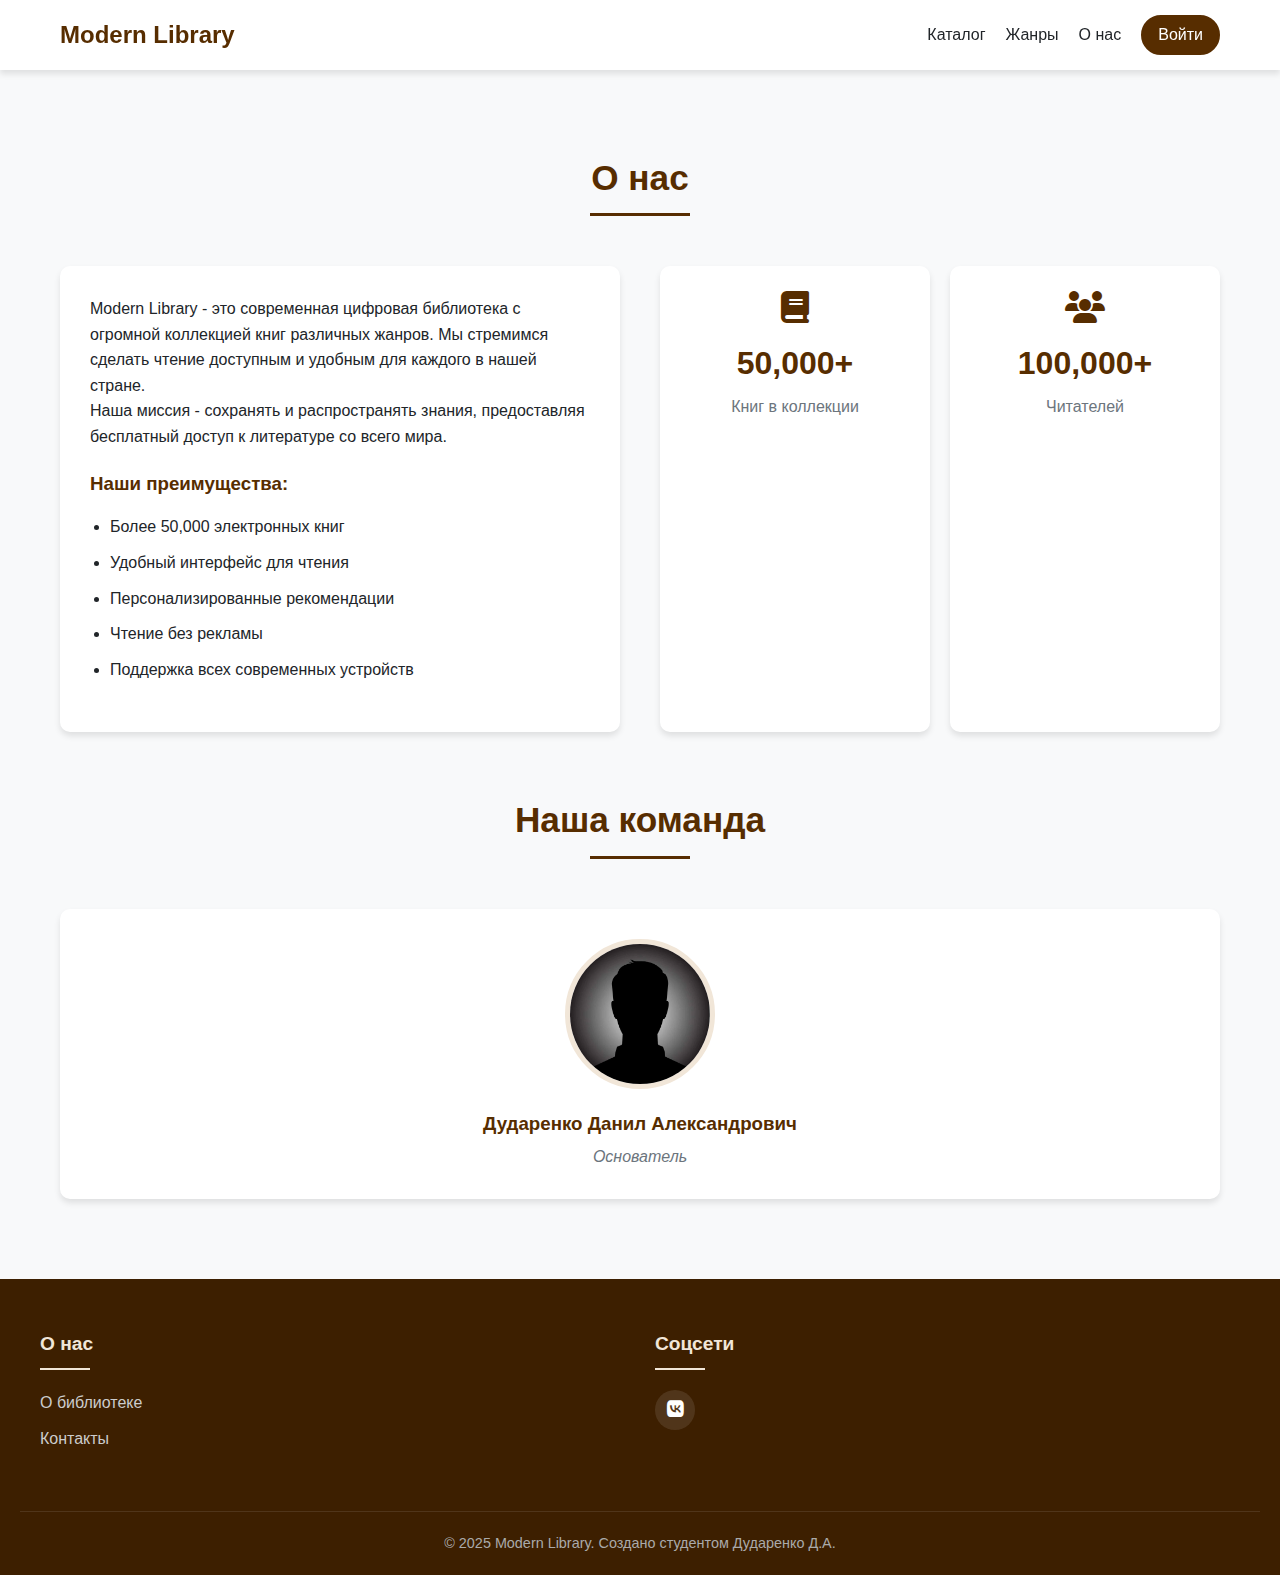
<file: pages/about.html>
<!DOCTYPE html>
<html lang="ru">
<head>
    <meta charset="UTF-8">
    <meta name="viewport" content="width=device-width, initial-scale=1.0">
    <title>Modern Library | О нас</title>
    <link rel="stylesheet" href="https://cdnjs.cloudflare.com/ajax/libs/font-awesome/6.4.0/css/all.min.css">
    <link rel="stylesheet" href="../css/style.css">
</head>
<body>
        <header>
        <div class="header-inner">
            <div class="logo">
                <a href="../index.html">Modern Library</a>
            </div>
            <nav>
                <a href="catalog.html">Каталог</a>
                <a href="genres.html">Жанры</a>
                <a href="about.html">О нас</a>
                <a href="auth.html" class="button">Войти</a>
            </nav>
            <div class="mobile-menu-btn">
                <i class="fas fa-bars"></i>
            </div>
        </div>
    </header>

    <main class="about-page">
        <section class="about-section">
            <div class="section-title">
                <h2>О нас</h2>
            </div>
            <div class="about-content">
                <div class="about-text">
                    <p>Modern Library - это современная цифровая библиотека с огромной коллекцией книг различных жанров. Мы стремимся сделать чтение доступным и удобным для каждого в нашей стране.</p>
                    <p>Наша миссия - сохранять и распространять знания, предоставляя бесплатный доступ к литературе со всего мира.</p>
                    <h3>Наши преимущества:</h3>
                    <ul>
                        <li>Более 50,000 электронных книг</li>
                        <li>Удобный интерфейс для чтения</li>
                        <li>Персонализированные рекомендации</li>
                        <li>Чтение без рекламы</li>
                        <li>Поддержка всех современных устройств</li>
                    </ul>
                </div>
                <div class="about-stats">
                    <div class="stat-card">
                        <i class="fas fa-book"></i>
                        <h3>50,000+</h3>
                        <p>Книг в коллекции</p>
                    </div>
                    <div class="stat-card">
                        <i class="fas fa-users"></i>
                        <h3>100,000+</h3>
                        <p>Читателей</p>
                    </div>
                </div>
            </div>
        </section>

        <section class="team-section">
            <div class="section-title">
                <h2>Наша команда</h2>
            </div>
            <div class="team-grid">
                <div class="team-card">
                    <div class="team-photo">
                        <img src="../img/ava.webp" alt="Команда">
                    </div>
                    <h3>Дударенко Данил Александрович</h3>
                    <p>Основатель</p>
                </div>
            </div>
        </section>
    </main>

    <footer>
        <div class="footer-inner">
            <div class="footer-column">
                <h3>О нас</h3>
                <ul>
                    <li><a href="about.html">О библиотеке</a></li>
                    <li><a href="https://vk.com/duda_dada">Контакты</a></li>
                </ul>
            </div>
            <div class="footer-column">
                <h3>Соцсети</h3>
                <div class="social-links">
                    <a href="https://vk.com/duda_dada" target="_blank" rel="noopener noreferrer">
                        <i class="fab fa-vk"></i>
                    </a>
                </div>
            </div>
        </div>
        <div class="copyright">
            <p>&copy; 2025 Modern Library. Создано студентом Дударенко Д.А.</p>
        </div>
    </footer>

    <script src="../js/script.js"></script>
</body>
</html>
</file>
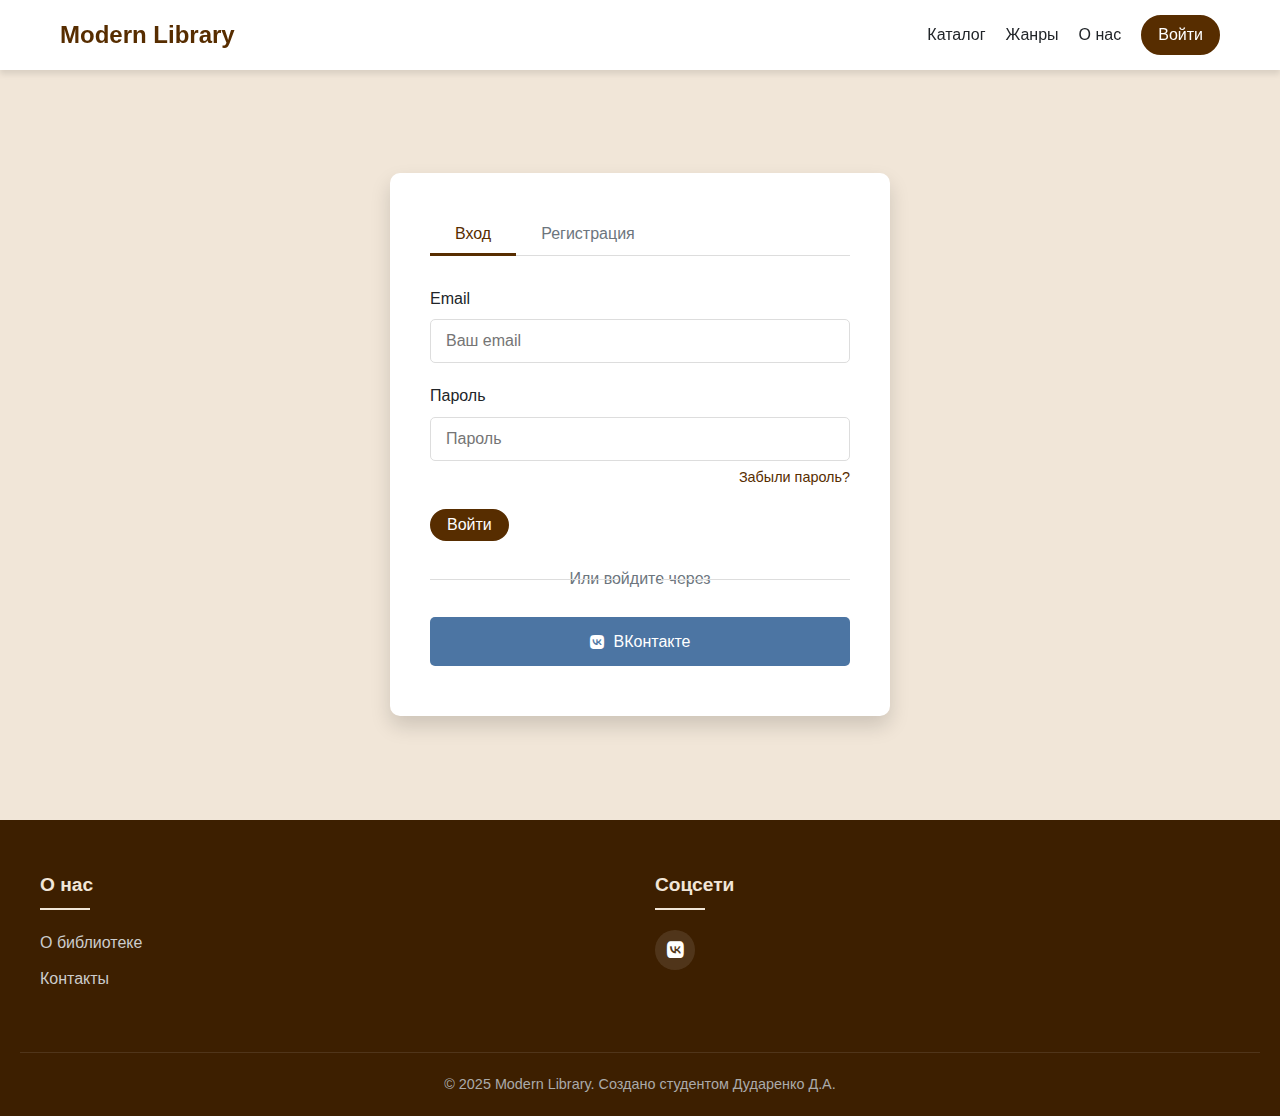
<file: pages/auth.html>
<!DOCTYPE html>
<html lang="ru">
<head>
    <meta charset="UTF-8">
    <meta name="viewport" content="width=device-width, initial-scale=1.0">
    <title>Modern Library | Вход и регистрация</title>
    <link rel="stylesheet" href="https://cdnjs.cloudflare.com/ajax/libs/font-awesome/6.4.0/css/all.min.css">
    <link rel="stylesheet" href="../css/style.css">
</head>
<body>
        <header>
        <div class="header-inner">
            <div class="logo">
                <a href="../index.html">Modern Library</a>
            </div>
            <nav>
                <a href="catalog.html">Каталог</a>
                <a href="genres.html">Жанры</a>
                <a href="about.html">О нас</a>
                <a href="auth.html" class="button">Войти</a>
            </nav>
            <div class="mobile-menu-btn">
                <i class="fas fa-bars"></i>
            </div>
        </div>
    </header>

    <main class="auth-page">
        <div class="auth-container">
            <div class="auth-tabs">
                <button class="tab-btn active" data-tab="login">Вход</button>
                <button class="tab-btn" data-tab="register">Регистрация</button>
            </div>

            <div id="login" class="tab-content active">
                <form id="login-form">
                    <div class="form-group">
                        <label for="login-email">Email</label>
                        <input type="email" id="login-email" placeholder="Ваш email" required>
                    </div>
                    <div class="form-group">
                        <label for="login-password">Пароль</label>
                        <input type="password" id="login-password" placeholder="Пароль" required>
                        <a href="#" class="forgot-password">Забыли пароль?</a>
                    </div>
                    <button type="submit" class="button">Войти</button>
                </form>
                <div class="social-login">
                    <p class="divider">Или войдите через</p>
                    <div class="social-buttons">
                        <a href="#" class="social-btn vk"><i class="fab fa-vk"></i> ВКонтакте</a>
                    </div>
                </div>
            </div>

            <div id="register" class="tab-content">
                <form id="register-form">
                    <div class="form-group">
                        <label for="register-name">Имя</label>
                        <input type="text" id="register-name" placeholder="Ваше имя" required>
                    </div>
                    <div class="form-group">
                        <label for="register-email">Email</label>
                        <input type="email" id="register-email" placeholder="Email" required>
                    </div>
                    <div class="form-group">
                        <label for="register-password">Пароль</label>
                        <input type="password" id="register-password" placeholder="Пароль" required>
                    </div>
                    <div class="form-group">
                        <label for="register-confirm">Подтвердите пароль</label>
                        <input type="password" id="register-confirm" placeholder="Повторите пароль" required>
                    </div>
                    <button type="submit" class="button">Зарегистрироваться</button>
                </form>
            </div>
        </div>
    </main>

    <footer>
        <div class="footer-inner">
            <div class="footer-column">
                <h3>О нас</h3>
                <ul>
                    <li><a href="about.html">О библиотеке</a></li>
                    <li><a href="https://vk.com/duda_dada">Контакты</a></li>
                </ul>
            </div>
            <div class="footer-column">
                <h3>Соцсети</h3>
                <div class="social-links">
                    <a href="https://vk.com/duda_dada" target="_blank" rel="noopener noreferrer">
                        <i class="fab fa-vk"></i>
                    </a>
                </div>
            </div>
        </div>
        <div class="copyright">
            <p>&copy; 2025 Modern Library. Создано студентом Дударенко Д.А.</p>
        </div>
    </footer>

    <script src="../js/auth.js"></script>
</body>
</html>
</file>
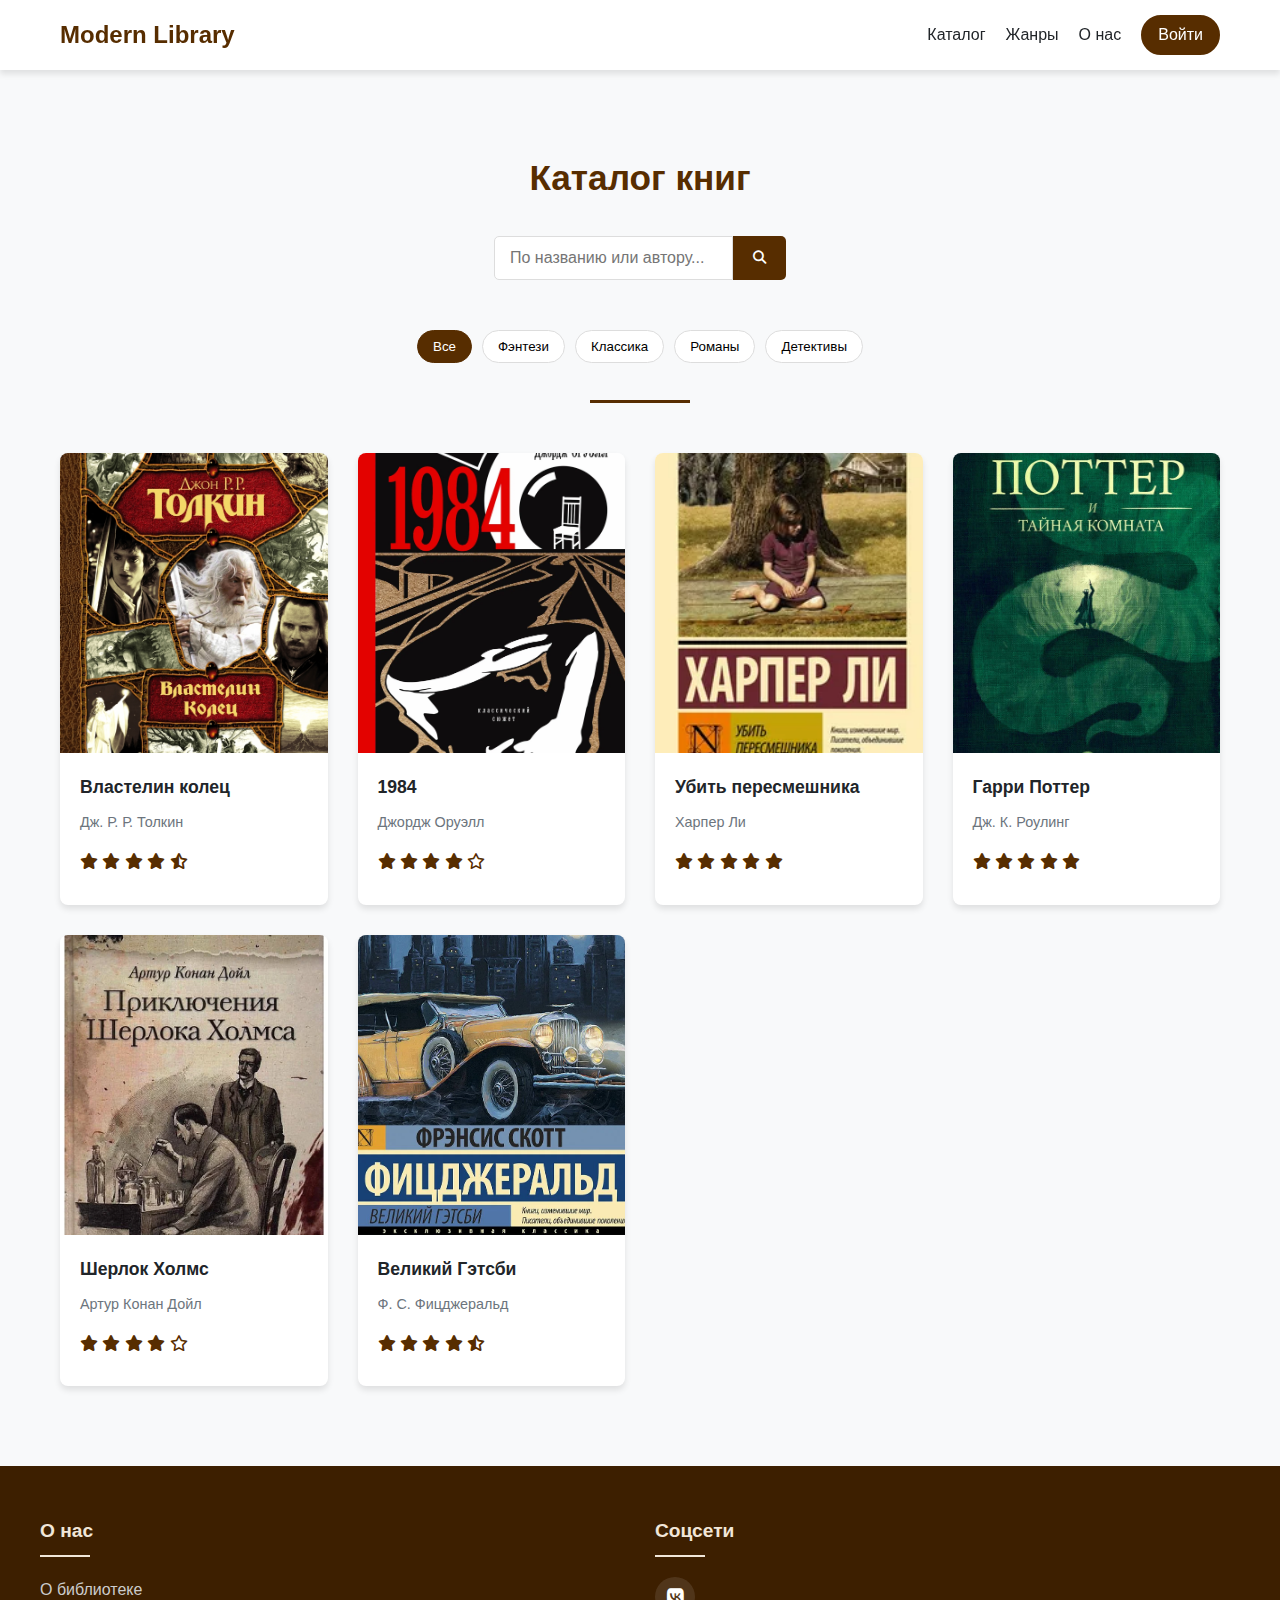
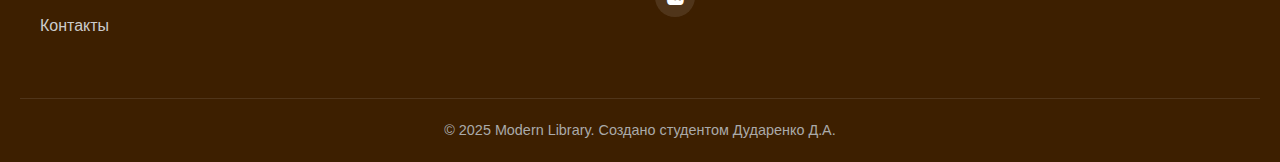
<file: pages/catalog.html>
<!DOCTYPE html>
<html lang="ru">
<head>
    <meta charset="UTF-8">
    <meta name="viewport" content="width=device-width, initial-scale=1.0">
    <title>Modern Library | Каталог</title>
    <link rel="stylesheet" href="https://cdnjs.cloudflare.com/ajax/libs/font-awesome/6.4.0/css/all.min.css">
    <link rel="stylesheet" href="../css/style.css">
</head>
<body>
        <header>
        <div class="header-inner">
            <div class="logo">
                <a href="../index.html">Modern Library</a>
            </div>
            <nav>
                <a href="catalog.html">Каталог</a>
                <a href="genres.html">Жанры</a>
                <a href="about.html">О нас</a>
                <a href="auth.html" class="button">Войти</a>
            </nav>
            <div class="mobile-menu-btn">
                <i class="fas fa-bars"></i>
            </div>
        </div>
    </header>

    <main class="catalog-page">
        <section class="featured-books">
            <div class="section-title">
                <h2>Каталог книг</h2>
                <div class="search-bar">
                    <input type="text" placeholder="По названию или автору...">
                    <button><i class="fas fa-search"></i></button>
                </div>
                <div class="filter-buttons">
                    <button class="filter-btn active" data-filter="all">Все</button>
                    <button class="filter-btn" data-filter="fantasy">Фэнтези</button>
                    <button class="filter-btn" data-filter="classic">Классика</button>
                    <button class="filter-btn" data-filter="novel">Романы</button>
                    <button class="filter-btn" data-filter="detective">Детективы</button>
                </div>
            </div>
            <div class="book-grid">
                <div class="book-card" data-category="fantasy">
                    <div class="book-cover">
                        <img src="../img/Кольца.webp" alt="Властелин колец">
                        <div class="book-overlay">
                            <a href="#" class="button">Читать</a>
                            <a href="#" class="button secondary">Подробнее</a>
                        </div>
                    </div>
                    <div class="book-info">
                        <h3>Властелин колец</h3>
                        <p>Дж. Р. Р. Толкин</p>
                        <div class="rating">
                            <i class="fas fa-star"></i>
                            <i class="fas fa-star"></i>
                            <i class="fas fa-star"></i>
                            <i class="fas fa-star"></i>
                            <i class="fas fa-star-half-alt"></i>
                        </div>
                    </div>
                </div>
                <div class="book-card" data-category="classic">
                    <div class="book-cover">
                        <img src="../img/1984.webp" alt="1984">
                        <div class="book-overlay">
                            <a href="#" class="button">Читать</a>
                            <a href="#" class="button secondary">Подробнее</a>
                        </div>
                    </div>
                    <div class="book-info">
                        <h3>1984</h3>
                        <p>Джордж Оруэлл</p>
                        <div class="rating">
                            <i class="fas fa-star"></i>
                            <i class="fas fa-star"></i>
                            <i class="fas fa-star"></i>
                            <i class="fas fa-star"></i>
                            <i class="far fa-star"></i>
                        </div>
                    </div>
                </div>
                <div class="book-card" data-category="classic">
                    <div class="book-cover">
                        <img src="../img/Убить пересмешника.webp" alt="Убить пересмешника">
                        <div class="book-overlay">
                            <a href="#" class="button">Читать</a>
                            <a href="#" class="button secondary">Подробнее</a>
                        </div>
                    </div>
                    <div class="book-info">
                        <h3>Убить пересмешника</h3>
                        <p>Харпер Ли</p>
                        <div class="rating">
                            <i class="fas fa-star"></i>
                            <i class="fas fa-star"></i>
                            <i class="fas fa-star"></i>
                            <i class="fas fa-star"></i>
                            <i class="fas fa-star"></i>
                        </div>
                    </div>
                </div>
                <div class="book-card" data-category="fantasy">
                    <div class="book-cover">
                        <img src="../img/Гарри Поттер и Тайная комната.webp" alt="Гарри Поттер">
                        <div class="book-overlay">
                            <a href="#" class="button">Читать</a>
                            <a href="#" class="button secondary">Подробнее</a>
                        </div>
                    </div>
                    <div class="book-info">
                        <h3>Гарри Поттер</h3>
                        <p>Дж. К. Роулинг</p>
                        <div class="rating">
                            <i class="fas fa-star"></i>
                            <i class="fas fa-star"></i>
                            <i class="fas fa-star"></i>
                            <i class="fas fa-star"></i>
                            <i class="fas fa-star"></i>
                        </div>
                    </div>
                </div>
                <div class="book-card" data-category="detective">
                    <div class="book-cover">
                        <img src="../img/Шерлок.webp" alt="Шерлок Холмс">
                        <div class="book-overlay">
                            <a href="#" class="button">Читать</a>
                            <a href="#" class="button secondary">Подробнее</a>
                        </div>
                    </div>
                    <div class="book-info">
                        <h3>Шерлок Холмс</h3>
                        <p>Артур Конан Дойл</p>
                        <div class="rating">
                            <i class="fas fa-star"></i>
                            <i class="fas fa-star"></i>
                            <i class="fas fa-star"></i>
                            <i class="fas fa-star"></i>
                            <i class="far fa-star"></i>
                        </div>
                    </div>
                </div>
                <div class="book-card" data-category="novel">
                    <div class="book-cover">
                        <img src="../img/Великий Гэтсби.webp" alt="Великий Гэтсби">
                        <div class="book-overlay">
                            <a href="#" class="button">Читать</a>
                            <a href="#" class="button secondary">Подробнее</a>
                        </div>
                    </div>
                    <div class="book-info">
                        <h3>Великий Гэтсби</h3>
                        <p>Ф. С. Фицджеральд</p>
                        <div class="rating">
                            <i class="fas fa-star"></i>
                            <i class="fas fa-star"></i>
                            <i class="fas fa-star"></i>
                            <i class="fas fa-star"></i>
                            <i class="fas fa-star-half-alt"></i>
                        </div>
                    </div>
                </div>
            </div>
        </section>
    </main>

    <footer>
        <div class="footer-inner">
            <div class="footer-column">
                <h3>О нас</h3>
                <ul>
                    <li><a href="about.html">О библиотеке</a></li>
                    <li><a href="about.html">Контакты</a></li>
                </ul>
            </div>
            <div class="footer-column">
                <h3>Соцсети</h3>
                <div class="social-links">
                    <a href="#"><i class="fab fa-vk"></i></a>
                </div>
            </div>
        </div>
        <div class="copyright">
            <p>&copy; 2025 Modern Library. Создано студентом Дударенко Д.А.</p>
        </div>
    </footer>

    <script src="../js/script.js"></script>
</body>
</html>
</file>
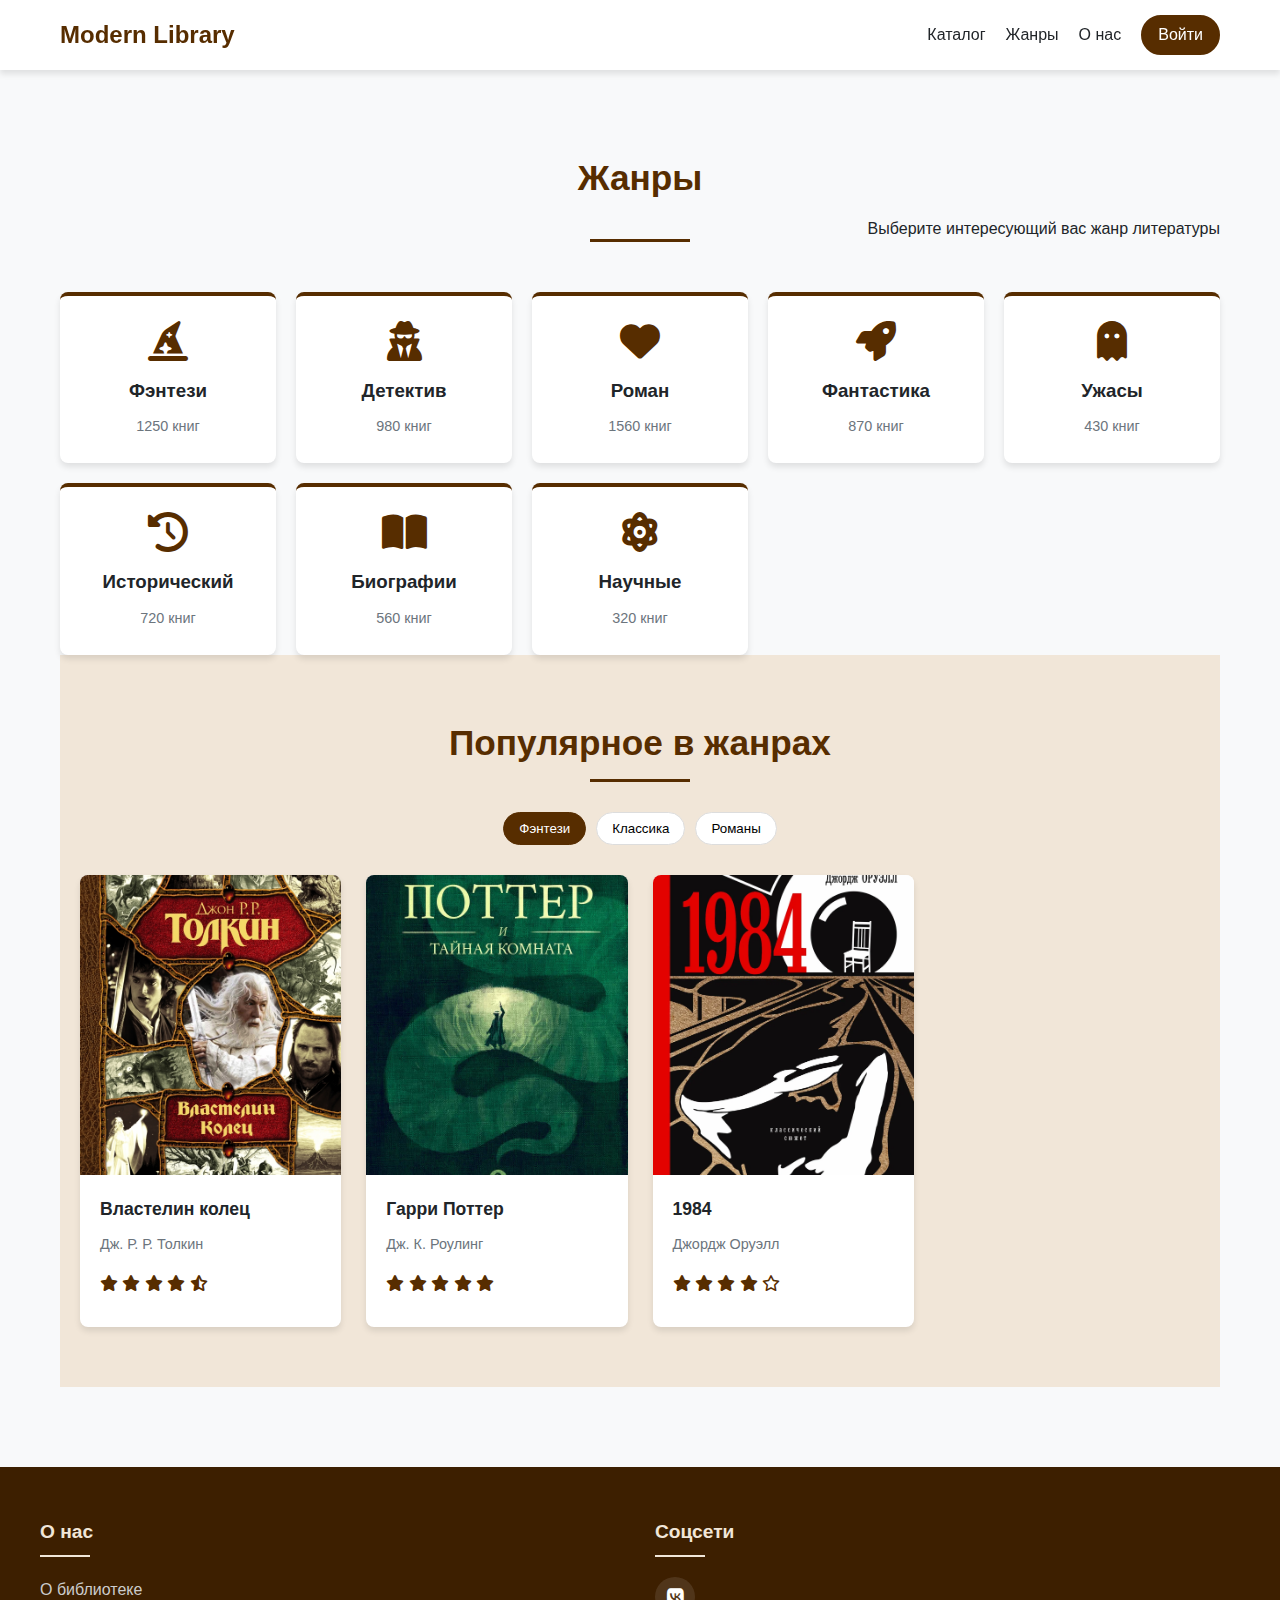
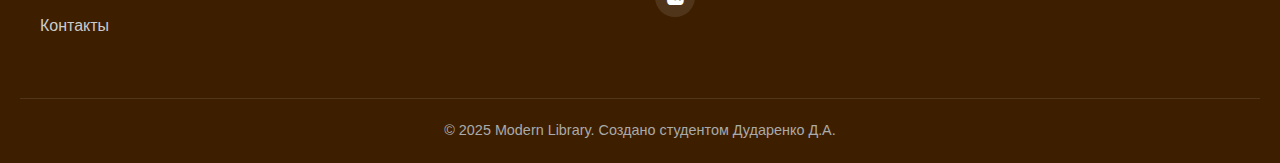
<file: pages/genres.html>
<!DOCTYPE html>
<html lang="ru">
<head>
    <meta charset="UTF-8">
    <meta name="viewport" content="width=device-width, initial-scale=1.0">
    <title>Modern Library | Жанры</title>
    <link rel="stylesheet" href="https://cdnjs.cloudflare.com/ajax/libs/font-awesome/6.4.0/css/all.min.css">
    <link rel="stylesheet" href="../css/style.css">
</head>
<body>
    <header>
        <div class="header-inner">
            <div class="logo">
                <a href="../index.html">Modern Library</a>
            </div>
            <nav>
                <a href="catalog.html">Каталог</a>
                <a href="genres.html">Жанры</a>
                <a href="about.html">О нас</a>
                <a href="auth.html" class="button">Войти</a>
            </nav>
            <div class="mobile-menu-btn">
                <i class="fas fa-bars"></i>
            </div>
        </div>
    </header>

    <main class="genres-page">
        <section class="genres">
            <div class="section-title">
                <h2>Жанры</h2>
                <p>Выберите интересующий вас жанр литературы</p>
            </div>
            <div class="genre-grid">
                <a href="catalog.html?genre=fantasy" class="genre-card">
                    <i class="fas fa-hat-wizard"></i>
                    <h3>Фэнтези</h3>
                    <p>1250 книг</p>
                </a>
                <a href="catalog.html?genre=detective" class="genre-card">
                    <i class="fas fa-user-secret"></i>
                    <h3>Детектив</h3>
                    <p>980 книг</p>
                </a>
                <a href="catalog.html?genre=novel" class="genre-card">
                    <i class="fas fa-heart"></i>
                    <h3>Роман</h3>
                    <p>1560 книг</p>
                </a>
                <a href="catalog.html?genre=sci-fi" class="genre-card">
                    <i class="fas fa-rocket"></i>
                    <h3>Фантастика</h3>
                    <p>870 книг</p>
                </a>
                <a href="catalog.html?genre=horror" class="genre-card">
                    <i class="fas fa-ghost"></i>
                    <h3>Ужасы</h3>
                    <p>430 книг</p>
                </a>
                <a href="catalog.html?genre=history" class="genre-card">
                    <i class="fas fa-history"></i>
                    <h3>Исторический</h3>
                    <p>720 книг</p>
                </a>
                <a href="catalog.html?genre=biography" class="genre-card">
                    <i class="fas fa-book-open"></i>
                    <h3>Биографии</h3>
                    <p>560 книг</p>
                </a>
                <a href="catalog.html?genre=science" class="genre-card">
                    <i class="fas fa-atom"></i>
                    <h3>Научные</h3>
                    <p>320 книг</p>
                </a>
            </div>
        </section>

        <section class="popular-genres">
            <div class="section-title">
                <h2>Популярное в жанрах</h2>
            </div>
            <div class="filter-buttons">
                <button class="filter-btn active" data-filter="fantasy">Фэнтези</button>
                <button class="filter-btn" data-filter="classic">Классика</button>
                <button class="filter-btn" data-filter="novel">Романы</button>
            </div>
            <div class="book-grid">
                <div class="book-card" data-category="fantasy">
                    <div class="book-cover">
                        <img src="../img/Кольца.webp" alt="Властелин колец">
                        <div class="book-overlay">
                            <a href="#" class="button">Читать</a>
                            <a href="#" class="button secondary">Подробнее</a>
                        </div>
                    </div>
                    <div class="book-info">
                        <h3>Властелин колец</h3>
                        <p>Дж. Р. Р. Толкин</p>
                        <div class="rating">
                            <i class="fas fa-star"></i>
                            <i class="fas fa-star"></i>
                            <i class="fas fa-star"></i>
                            <i class="fas fa-star"></i>
                            <i class="fas fa-star-half-alt"></i>
                        </div>
                    </div>
                </div>
                <div class="book-card" data-category="fantasy">
                    <div class="book-cover">
                        <img src="../img/Гарри Поттер и Тайная комната.webp" alt="Гарри Поттер">
                        <div class="book-overlay">
                            <a href="#" class="button">Читать</a>
                            <a href="#" class="button secondary">Подробнее</a>
                        </div>
                    </div>
                    <div class="book-info">
                        <h3>Гарри Поттер</h3>
                        <p>Дж. К. Роулинг</p>
                        <div class="rating">
                            <i class="fas fa-star"></i>
                            <i class="fas fa-star"></i>
                            <i class="fas fa-star"></i>
                            <i class="fas fa-star"></i>
                            <i class="fas fa-star"></i>
                        </div>
                    </div>
                </div>
                <div class="book-card" data-category="classic">
                    <div class="book-cover">
                        <img src="../img/1984.webp" alt="1984">
                        <div class="book-overlay">
                            <a href="#" class="button">Читать</a>
                            <a href="#" class="button secondary">Подробнее</a>
                        </div>
                    </div>
                    <div class="book-info">
                        <h3>1984</h3>
                        <p>Джордж Оруэлл</p>
                        <div class="rating">
                            <i class="fas fa-star"></i>
                            <i class="fas fa-star"></i>
                            <i class="fas fa-star"></i>
                            <i class="fas fa-star"></i>
                            <i class="far fa-star"></i>
                        </div>
                    </div>
                </div>
            </div>
        </section>
    </main>

    <footer>
        <div class="footer-inner">
            <div class="footer-column">
                <h3>О нас</h3>
                <ul>
                    <li><a href="about.html">О библиотеке</a></li>
                    <li><a href="https://vk.com/duda_dada">Контакты</a></li>
                </ul>
            </div>
            <div class="footer-column">
                <h3>Соцсети</h3>
                <div class="social-links">
                    <a href="https://vk.com/duda_dada" target="_blank" rel="noopener noreferrer">
                        <i class="fab fa-vk"></i>
                    </a>
                </div>
            </div>
        </div>
        <div class="copyright">
            <p>&copy; 2025 Modern Library. Создано студентом Дударенко Д.А.</p>
        </div>
    </footer>

    <script src="../js/script.js"></script>
</body>
</html>
</file>
<file: css/style.css>
/* Основные стили и цветовая палитра */
:root {
  --primary: #572D00;       /* Основной коричневый */
  --primary-light: #7a4a1a; /* Светлый коричневый */
  --primary-dark: #3d1f00;  /* Тёмный коричневый */
  --accent: #4361ee;        /* Синий акцент */
  --accent-light: #5a75f5;  /* Светлый синий */
  --dark: #212529;          /* Тёмный текст */
  --gray: #6c757d;          /* Серый текст */
  --light: #f8f9fa;         /* Светлый фон */
  --light-accent: #f1e6d8;  /* Светло-бежевый */
  --white: #ffffff;         /* Белый */
  --shadow: 0 4px 6px rgba(0, 0, 0, 0.1);
  --shadow-lg: 0 10px 20px rgba(0, 0, 0, 0.15);
  --transition: all 0.3s ease;
}

* {
  margin: 0;
  padding: 0;
  box-sizing: border-box;
}

body {
  font-family: 'Segoe UI', Tahoma, Geneva, Verdana, sans-serif;
  line-height: 1.6;
  color: var(--dark);
  background-color: var(--light);
}

a {
  text-decoration: none;
  color: inherit;
  transition: var(--transition);
}

/* Кнопки */
.button {
  display: inline-block;
  padding: 5px 15px;
  background-color: var(--primary);
  color: var(--white);
  border-radius: 50px;
  transition: var(--transition);
  border: var(--primary) 2px solid;
  cursor: pointer;
  font-weight: 500;
  font-size: 1rem;
  text-align: center;
}

.button:hover {
  background-color: var(--white);
  color: var(--primary);
}

.button:hover::after {
  content: none;
}

.button.secondary {
  background: var(--white);
  color: var(--primary);
  padding: 10px 20px;
  border: none;
}

.button.secondary:hover {
  background: var(--primary);
  color: var(--white);
  border-color: var(--primary);
  transform: scale(1.1);
}

/* Шапка */
header {
  background-color: var(--white);
  box-shadow: var(--shadow);
  position: sticky;
  top: 0;
  z-index: 100;
}

.header-inner {
  max-width: 1200px;
  margin: 0 auto;
  padding: 15px 20px;
  display: flex;
  justify-content: space-between;
  align-items: center;
}

.logo {
  font-size: 1.5rem;
  font-weight: bold;
  color: var(--primary);
}

.logo img {
  height: 40px;
  width: auto;
}

nav {
  display: flex;
  align-items: center;
  gap: 20px;
}

nav a {
  font-weight: 500;
  position: relative;
  padding: 5px 0;
}

nav a:hover {
  color: var(--primary);
}

nav a::after {
  content: '';
  position: absolute;
  bottom: 0;
  left: 0;
  width: 0;
  height: 2px;
  background-color: var(--primary);
  transition: var(--transition);
}

nav a:hover::after {
  width: 100%;
}

/* Герой секция */
.hero {
  height: 600px;
  background: linear-gradient(rgba(87, 45, 0, 0.7), rgba(87, 45, 0, 0.5)),
              url('../img/fon.webp');
  background-size: cover;
  background-position: center;
  display: flex;
  align-items: center;
  justify-content: center;
  text-align: center;
  color: white;
  padding: 0 20px;
  position: relative;
}

.hero-content {
  max-width: 800px;
  position: relative;
  z-index: 1;
}

.hero-content h1 {
  font-size: 3.5rem;
  margin-bottom: 20px;
  text-shadow: 2px 2px 4px rgba(0, 0, 0, 0.5);
}

.hero-content p {
  font-size: 1.3rem;
  margin-bottom: 30px;
  text-shadow: 1px 1px 2px rgba(0, 0, 0, 0.5);
}

.hero-buttons {
  display: flex;
  gap: 15px;
  justify-content: center;
}

/* Преимущества */
.features {
  padding: 80px 20px;
  max-width: 1200px;
  margin: 0 auto;
}

.features-grid {
  display: grid;
  grid-template-columns: repeat(auto-fit, minmax(300px, 1fr));
  gap: 30px;
  margin-top: 40px;
}

.feature-card {
  background: var(--white);
  padding: 30px;
  border-radius: 10px;
  text-align: center;
  box-shadow: var(--shadow);
  transition: var(--transition);
  border-top: 4px solid var(--primary);
}

.feature-card:hover {
  transform: translateY(-10px);
  box-shadow: var(--shadow-lg);
}

.feature-icon {
  width: 80px;
  height: 80px;
  background-color: var(--light-accent);
  border-radius: 50%;
  display: flex;
  align-items: center;
  justify-content: center;
  margin: 0 auto 20px;
  color: var(--primary);
  font-size: 2rem;
  transition: var(--transition);
}

.feature-card:hover .feature-icon {
  background-color: var(--primary);
  color: white;
}

.feature-card h3 {
  margin-bottom: 15px;
  color: var(--dark);
}

.feature-card p {
  color: var(--gray);
}

/* Популярные книги */
.popular-books {
  padding: 20px 20px;
  max-width: 1200px;
  margin: 0 auto;
}

.section-title {
  text-align: right;
  margin-bottom: 50px;
  position: relative;
  display: flex;
  flex-direction: column;
  justify-content: space-between;
}

.section-title h2 {
  font-size: 2.2rem;
  color: var(--primary);
  display: inline-block;
  padding-bottom: 10px;
  margin: auto;
}

.section-title h2::after {
  content: '';
  position: absolute;
  bottom: 0;
  left: 50%;
  transform: translateX(-50%);
  width: 100px;
  height: 3px;
  background-color: var(--primary);
}

.see-all {
  color: var(--primary);
  font-weight: 500;
  transition: var(--transition);
}

.see-all:hover {
  color: var(--primary-dark);
}

.book-grid {
  display: grid;
  grid-template-columns: repeat(auto-fill, minmax(220px, 1fr));
  gap: 30px;
}

.book-card {
  background: var(--white);
  border-radius: 8px;
  overflow: hidden;
  box-shadow: var(--shadow);
  transition: var(--transition);
}

.book-card:hover {
  transform: translateY(-10px);
  box-shadow: var(--shadow-lg);
}

.book-cover {
  position: relative;
  height: 300px;
  overflow: hidden;
}

.book-cover img {
  width: 100%;
  height: 100%;
  object-fit: cover;
  transition: transform 0.5s ease;
}

.book-card:hover .book-cover img {
  transform: scale(1.05);
}

.book-overlay {
  position: absolute;
  top: 0;
  left: 0;
  width: 100%;
  height: 100%;
  background: rgba(87, 45, 0, 0.7);
  display: flex;
  flex-direction: column;
  align-items: center;
  justify-content: center;
  gap: 15px;
  opacity: 0;
  transition: var(--transition);
}

.book-card:hover .book-overlay {
  opacity: 1;
}

.book-info {
  padding: 20px;
}

.book-info h3 {
  font-size: 1.1rem;
  margin-bottom: 10px;
  color: var(--dark);
}

.book-info p {
  color: var(--gray);
  font-size: 0.9rem;
  margin-bottom: 15px;
}

.rating {
  color: var(--primary);
  margin-bottom: 10px;
}

/* Каталог книг */
.catalog-page {
  padding: 80px 20px;
  max-width: 1200px;
  margin: 0 auto;
}

.search-bar {
  display: flex;
  margin: 20px 0 30px;
  max-width: 600px;
  margin-left: auto;
  margin-right: auto;
}

.search-bar input {
  flex: 1;
  padding: 12px 15px;
  border: 1px solid #ddd;
  border-radius: 5px 0 0 5px;
  font-size: 1rem;
  transition: var(--transition);
}

.search-bar input:focus {
  outline: none;
  border-color: var(--primary);
  box-shadow: 0 0 0 3px rgba(87, 45, 0, 0.2);
}

.search-bar button {
  padding: 12px 20px;
  background-color: var(--primary);
  color: white;
  border: none;
  border-radius: 0 5px 5px 0;
  cursor: pointer;
  transition: var(--transition);
}

.search-bar button:hover {
  background-color: var(--primary-light);
}

/* Популярное в жанрах */
.popular-genres {
    padding: 60px 20px;
    max-width: 1200px;
    margin: 0 auto;
    background-color: var(--light-accent);
}

.popular-genres .section-title {
    margin-bottom: 30px;
}

.popular-genres .filter-buttons {
    margin-bottom: 30px;
}

.popular-genres .book-grid {
    grid-template-columns: repeat(auto-fill, minmax(220px, 1fr));
    gap: 25px;
}

.popular-genres .book-card {
    background: var(--white);
    border-radius: 8px;
    overflow: hidden;
    box-shadow: var(--shadow);
    transition: var(--transition);
}

.popular-genres .book-card:hover {
    transform: translateY(-5px);
    box-shadow: var(--shadow-lg);
}

/* Фильтр книг */
.filter-buttons {
  display: flex;
  justify-content: center;
  gap: 10px;
  margin: 20px 0 40px;
  flex-wrap: wrap;
}

.filter-btn {
  padding: 8px 15px;
  background: var(--white);
  border: 1px solid #ddd;
  border-radius: 20px;
  cursor: pointer;
  transition: var(--transition);
}

.filter-btn.active {
  background: var(--primary);
  color: white;
  border-color: var(--primary);
}

.filter-btn:hover {
  background: var(--light-accent);
}

/* Жанры */
.genres-page {
  padding: 80px 20px;
  max-width: 1200px;
  margin: 0 auto;
}

.genre-grid {
  display: grid;
  grid-template-columns: repeat(auto-fill, minmax(200px, 1fr));
  gap: 20px;
  margin-top: 40px;
}

.genre-card {
  background: var(--white);
  padding: 25px;
  border-radius: 8px;
  text-align: center;
  box-shadow: var(--shadow);
  transition: var(--transition);
  border-top: 4px solid var(--primary);
}

.genre-card:hover {
  transform: translateY(-5px);
  box-shadow: var(--shadow-lg);
}

.genre-card i {
  font-size: 2.5rem;
  color: var(--primary);
  margin-bottom: 15px;
  transition: var(--transition);
}

.genre-card:hover i {
  transform: scale(1.1);
}

.genre-card h3 {
  margin-bottom: 10px;
  color: var(--dark);
}

.genre-card p {
  color: var(--gray);
  font-size: 0.9rem;
}

/* О нас */
.about-page {
  padding: 80px 20px;
  max-width: 1200px;
  margin: 0 auto;
}

.about-content {
  display: grid;
  grid-template-columns: 1fr 1fr;
  gap: 40px;
  margin-bottom: 60px;
}

.about-text {
  background: var(--white);
  padding: 30px;
  border-radius: 10px;
  box-shadow: var(--shadow);
}

.about-text h3 {
  margin: 20px 0 15px;
  color: var(--primary);
}

.about-text ul {
  margin-left: 20px;
  margin-bottom: 20px;
}

.about-text li {
  margin-bottom: 10px;
}

.about-stats {
  display: grid;
  grid-template-columns: repeat(auto-fit, minmax(150px, 1fr));
  gap: 20px;
}

.stat-card {
  background: var(--white);
  padding: 25px;
  border-radius: 10px;
  text-align: center;
  box-shadow: var(--shadow);
  transition: var(--transition);
}

.stat-card i {
  font-size: 2rem;
  color: var(--primary);
  margin-bottom: 15px;
}

.stat-card h3 {
  font-size: 2rem;
  color: var(--primary);
  margin-bottom: 5px;
}

.stat-card p {
  color: var(--gray);
}

.team-section {
  margin-top: 60px;
}

.team-grid {
  display: grid;
  grid-template-columns: repeat(auto-fit, minmax(250px, 1fr));
  gap: 30px;
  margin-top: 40px;
}

.team-card {
  background: var(--white);
  padding: 30px;
  border-radius: 10px;
  text-align: center;
  box-shadow: var(--shadow);
  transition: var(--transition);
}

.team-card:hover {
  transform: translateY(-10px);
  box-shadow: var(--shadow-lg);
}

.team-photo {
  width: 150px;
  height: 150px;
  border-radius: 50%;
  overflow: hidden;
  margin: 0 auto 20px;
  border: 5px solid var(--light-accent);
}

.team-photo img {
  width: 100%;
  height: 100%;
  object-fit: cover;
}

.team-card h3 {
  margin-bottom: 5px;
  color: var(--primary);
}

.team-card p {
  color: var(--gray);
  font-style: italic;
}

/* Авторизация */
.auth-page {
  padding: 80px 20px;
  min-height: calc(100vh - 150px);
  display: flex;
  align-items: center;
  background-color: var(--light-accent);
}

.auth-container {
  max-width: 500px;
  width: 100%;
  margin: 0 auto;
  background: var(--white);
  padding: 40px;
  border-radius: 10px;
  box-shadow: var(--shadow-lg);
}

.auth-tabs {
  display: flex;
  margin-bottom: 30px;
  border-bottom: 1px solid #ddd;
}

.tab-btn {
  padding: 12px 25px;
  background: none;
  border: none;
  cursor: pointer;
  font-size: 1rem;
  position: relative;
  color: var(--gray);
  font-weight: 500;
}

.tab-btn.active {
  color: var(--primary);
}

.tab-btn.active::after {
  content: '';
  position: absolute;
  bottom: -1px;
  left: 0;
  width: 100%;
  height: 3px;
  background: var(--primary);
}

.tab-content {
  display: none;
}

.tab-content.active {
  display: block;
}

.form-group {
  margin-bottom: 20px;
}

.form-group label {
  display: block;
  margin-bottom: 8px;
  font-weight: 500;
  color: var(--dark);
}

.form-group input {
  width: 100%;
  padding: 12px 15px;
  border: 1px solid #ddd;
  border-radius: 5px;
  font-size: 1rem;
  transition: var(--transition);
}

.form-group input:focus {
  border-color: var(--primary);
  outline: none;
  box-shadow: 0 0 0 3px rgba(87, 45, 0, 0.2);
}

.forgot-password {
  display: block;
  text-align: right;
  margin-top: 5px;
  font-size: 0.9rem;
  color: var(--primary);
}

.forgot-password:hover {
  text-decoration: underline;
}

.divider {
  position: relative;
  text-align: center;
  margin: 25px 0;
  color: var(--gray);
}

.divider::before, .divider::after {
  content: '';
  position: absolute;
  top: 50%;
  width: 45%;
  height: 1px;
  background: #ddd;
}

.divider::before {
  left: 0;
}

.divider::after {
  right: 0;
}

.social-btn {
  padding: 12px;
  border-radius: 5px;
  display: flex;
  align-items: center;
  justify-content: center;
  gap: 10px;
  transition: var(--transition);
  margin-bottom: 10px;
  font-weight: 500;
}

.social-btn.vk {
  background: #4C75A3;
  color: white;
}

.social-btn.google {
  background: #DB4437;
  color: white;
}

.social-btn:hover {
  opacity: 0.9;
  transform: scale(1.1);
}

/* Подвал */
footer {
  background-color: var(--primary-dark);
  color: white;
  padding: 50px 20px 20px;
}

.footer-inner {
  max-width: 1200px;
  margin: 0 auto;
  display: grid;
  grid-template-columns: repeat(auto-fit, minmax(200px, 1fr));
  gap: 30px;
}

.footer-column h3 {
  color: var(--light-accent);
  margin-bottom: 20px;
  font-size: 1.2rem;
  position: relative;
  padding-bottom: 10px;
}

.footer-column h3::after {
  content: '';
  position: absolute;
  bottom: 0;
  left: 0;
  width: 50px;
  height: 2px;
  background-color: var(--light-accent);
}

.footer-column ul {
  list-style: none;
}

.footer-column ul li {
  margin-bottom: 10px;
}

.footer-column ul li a {
  color: #ccc;
  transition: var(--transition);
}

.footer-column ul li a:hover {
  color: white;
  padding-left: 5px;
}

.social-links {
  display: flex;
  gap: 15px;
  margin-top: 20px;
}

.social-links a {
  display: flex;
  align-items: center;
  justify-content: center;
  width: 40px;
  height: 40px;
  background-color: rgba(255, 255, 255, 0.1);
  border-radius: 50%;
  transition: var(--transition);
  font-size: 1.2rem;
}

.social-links a:hover {
  background-color: var(--light-accent);
  color: var(--primary);
}

.copyright {
  text-align: center;
  margin-top: 50px;
  padding-top: 20px;
  border-top: 1px solid rgba(255, 255, 255, 0.1);
  color: #aaa;
  font-size: 0.9rem;
}

/* Мобильное меню */
.mobile-menu-btn {
  display: none;
  font-size: 1.5rem;
  cursor: pointer;
  color: var(--primary);
}

/* Адаптивность */
@media (max-width: 768px) {
  .header-inner {
    flex-wrap: wrap;
  }

  .mobile-menu-btn {
    display: block;
  }

  nav {
    display: none;
    width: 100%;
    margin-top: 15px;
    flex-direction: column;
  }

  nav.active {
    display: flex;
  }

  nav a {
    padding: 10px;
    border-bottom: 1px solid #eee;
  }

  .hero {
    height: 500px;
  }

  .hero-content h1 {
    font-size: 2.5rem;
  }

  .hero-content p {
    font-size: 1.1rem;
  }

  .hero-buttons {
    flex-direction: column;
    align-items: center;
  }

  .about-content {
    grid-template-columns: 1fr;
  }

  .book-grid {
    grid-template-columns: repeat(auto-fill, minmax(150px, 1fr));
  }

  .genre-grid {
    grid-template-columns: repeat(auto-fill, minmax(150px, 1fr));
  }
}

@media (max-width: 480px) {
  .hero {
    height: 400px;
  }

  .hero-content h1 {
    font-size: 2rem;
  }

  .section-title h2 {
    font-size: 1.5rem;
  }

  .section-title {
    flex-direction: column;
    align-items: flex-start;
  }

  .see-all {
    margin-top: 15px;
  }

  .footer-inner {
    grid-template-columns: 1fr;
  }
}
</file>
